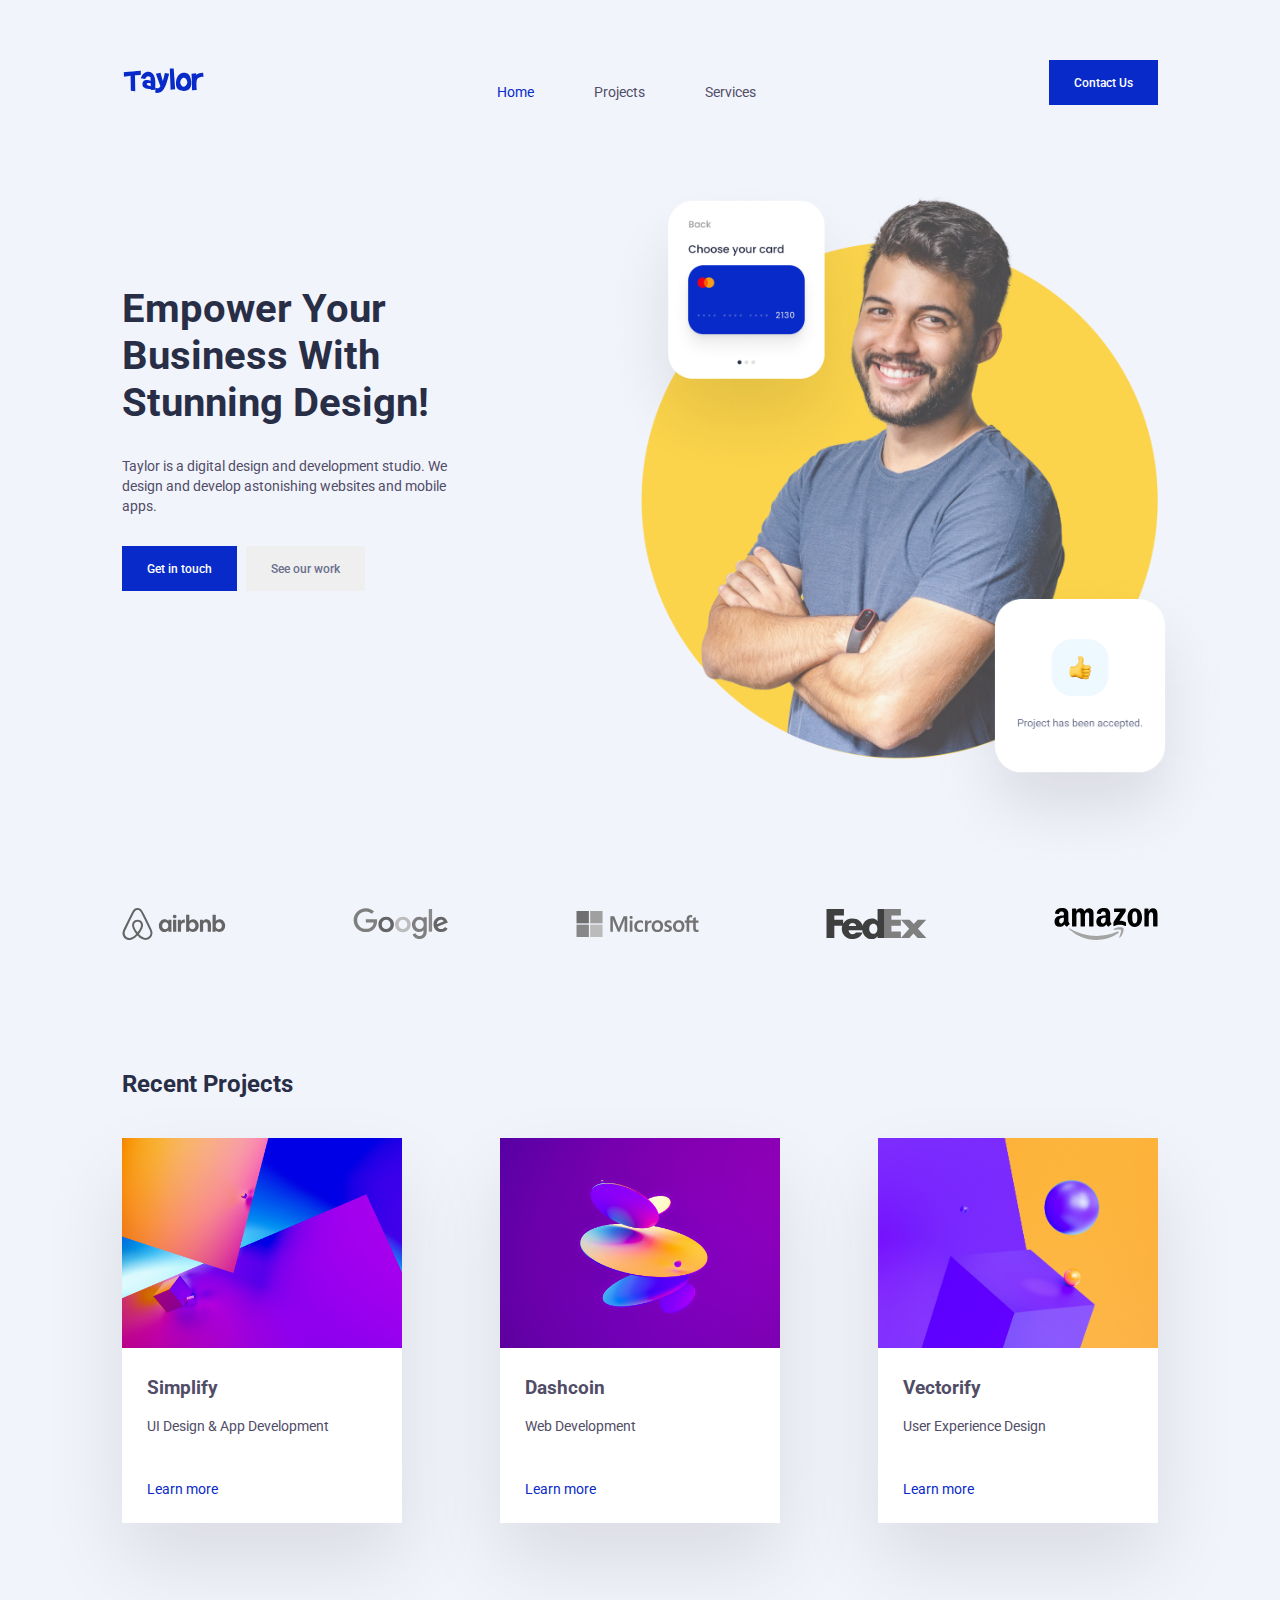
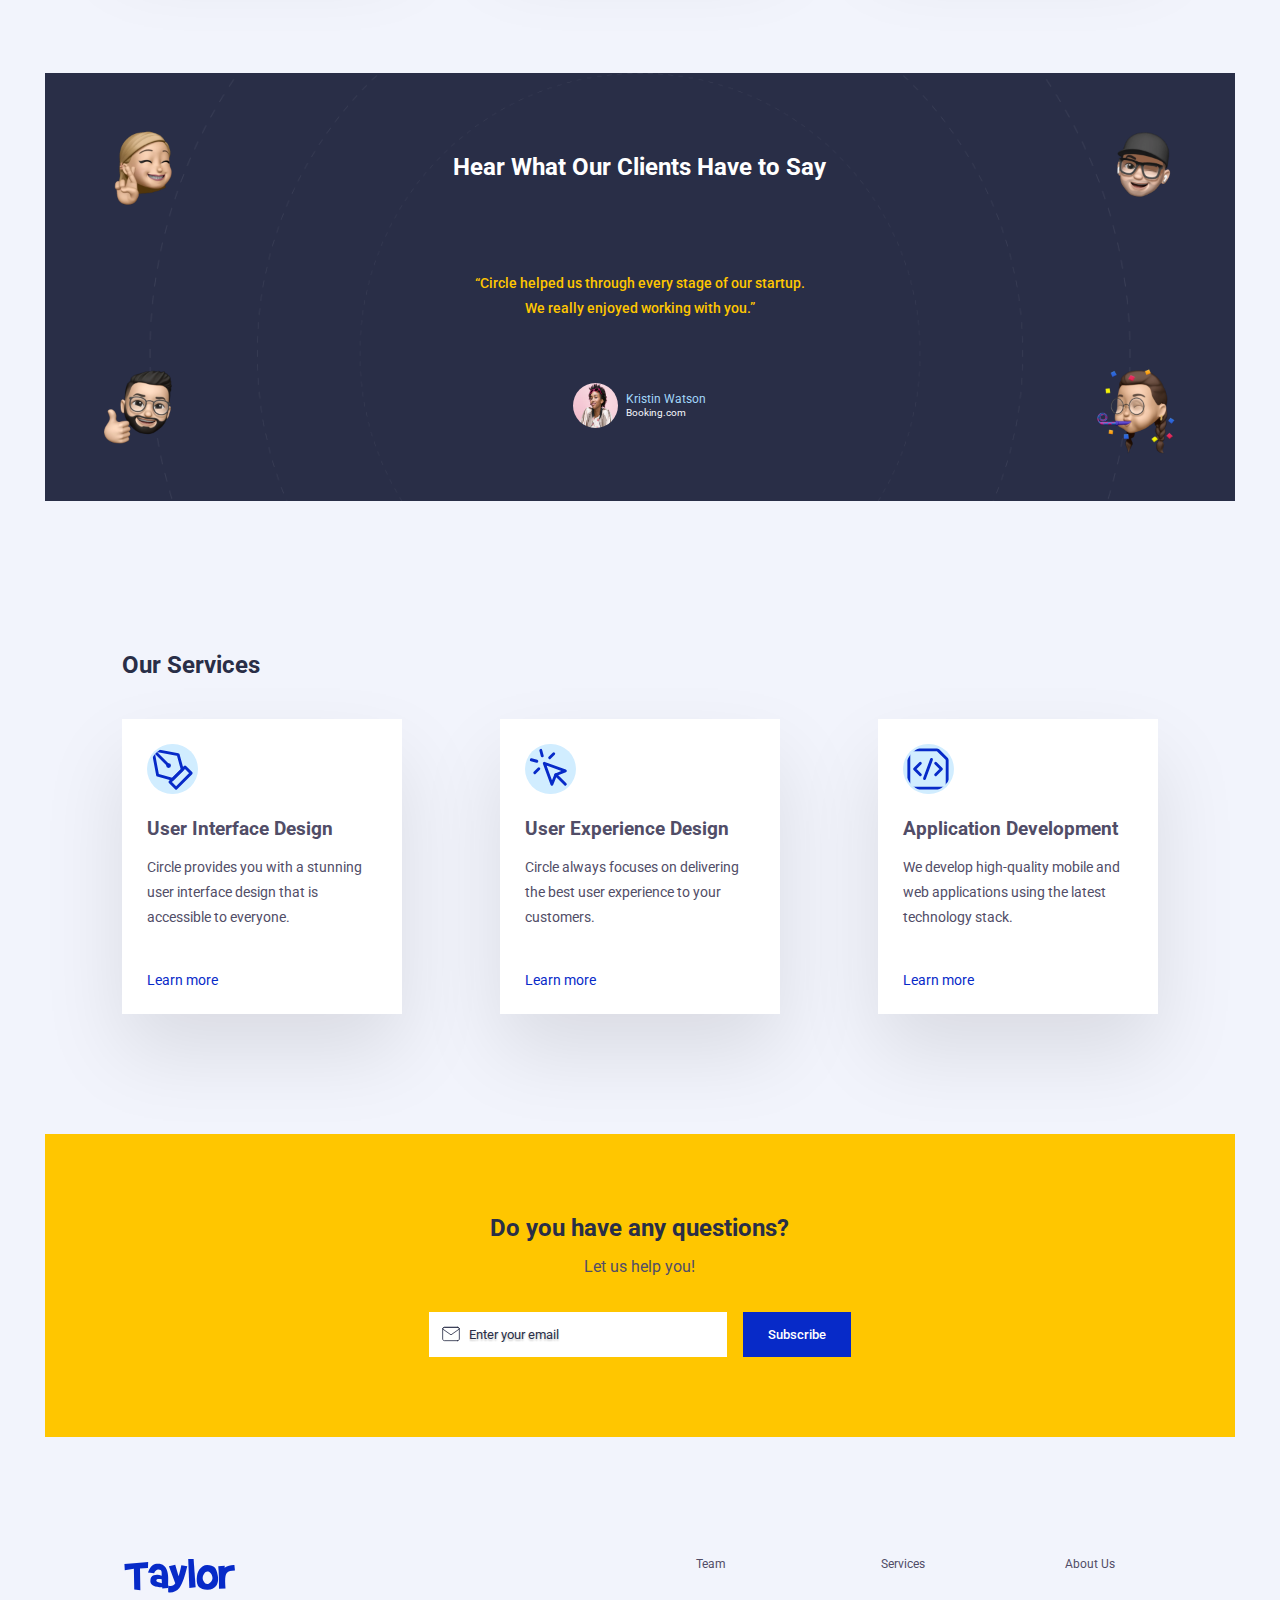
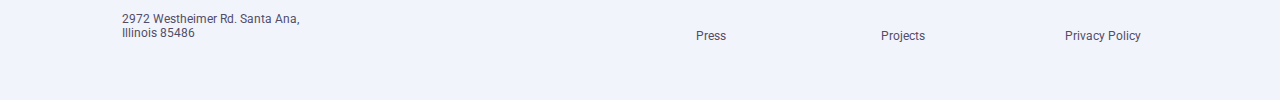
<file: index.html>
<!--
            MARIONA BATALLA TAYLOR
            mariona.batalla.taylor@gmail.com
            IronHack - FrontEnd Bootcamp
            MID TERM PROJECT
            July -August 2022

            Notes for me:
            1 - You’ll also have to create a few interactions with the DOM, 
            using what you’ve learned about JavaScript so far.


-->






<!--
    PREGUNTA: Para hacer las query params se añade script en el mismo fichero html 
    o hay que añadir un fichero solo de JS?

    RESPUESTA: para buenas practicas, el JS va en un fichero aparte, 
    no dentro del HTML. No se si esto responde a tu pregunta...

    PROFE: Eso es Mae, la info del título y del subtítulo, 
    se pasa en la URL a la que quieres acceder cuando haces click 
    en el botón o enlace, que dirige a esa nueva página


-->
<!DOCTYPE html>

<html lang="en">
  <head>
        <meta charset="UTF-8" />
        <meta name="author" content="Taylor"/>
        <meta name="description" content="Web Design and Development by Taylor"/>
        <meta name="keywords"content="web, web design, web development, frontend, taylor"/>
        <meta name="viewport" content="width=device-width, initial-scale=1.0" />
        <meta http-equiv="X-UA-Compatible" content="ie=edge" />
        <title>Taylor Web Design</title>
        <!--general stylesheet-->
        <link rel="stylesheet" type="text/css" href="styles/style.css" />
        <!--styles for index page-->
        <link rel="stylesheet" type="text/css" href="styles/index-style.css" />
        <!--importing the javascript file-->
        <script type="text/javascript" src="js/script.js"></script>

  </head>

  <body>

    <div id="container">

        <nav class="general-margins"> <!--navigation bar-->
            <div id="logo-nav">
                <a href="index.html"><img src="images/logos/taylor.svg" alt="Taylor logo"></a>
                <!--

                    clic en la imagen - window.location.href = el index (CIRCLE)
                
                -->
            </div><!--end of logo nav-->

            <div id="middle-nav">

                <!--to be able to build the hamburger menu for mobile-->
                <input type="checkbox">

                <!--icon for hamburger menu for mobile-->
                <span></span>
                <span></span>
                <span></span>

                <ul>
                    <li><a href="index.html" class="active">Home</a></li>
                    <li><a href="#projects">Projects</a></li><!--anchor-->
                    <li><a href="#services">Services</a></li><!--anchor-->
                </ul>

            </div><!--end of middle nav -->

            <div id="right-nav">
                    <button class="blue-button" id="contact-us-button"><a href="contact.html">Contact Us</a></button>
            </div><!--end of right nav-->

        </nav><!--end of navigation bar-->

        <section id="hero"  class="general-margins">
            <div id="left-hero">
                <h1>Empower Your Business With Stunning Design!</h1>
                <p>Taylor is a digital design and development studio. 
                    We design and develop astonishing websites and mobile apps.</p>
                
                    <button class="blue-button"><a href="contact.html">Get in touch</a></button>
                    <button id="see-work"><a href="#projects">See our work</a></button>
            </div><!--end of left hero-->
            <div id="right-hero">
                <img id="image1" src="images/hero-section/hero-image.png" alt="hero image">
                <img id="image2" class="hero-small-image" src="images/hero-section/card-1.png" alt="hero card">
                <img id="image3" class="hero-small-image" src="images/hero-section/card-2.png" alt="another hero card">
            </div>

        </section><!--end of hero section-->

        <section id="client" class="general-margins">
            <img src="images/logos/airbnb-logo.svg" class="image-client" alt="AirBnB logo">
            <img src="images/logos/google-logo.svg" class="image-client" alt="google logo">
            <img src="images/logos/microsoft-logo.svg" class="image-client" alt="microsoft logo">
            <img src="images/logos/fedex-logo.svg" class="image-client" alt="fedex logo">
            <img src="images/logos/amazon-logo.svg" class="image-client" alt="amazon logo">
        </section><!--end of client section-->

        <section id="projects" class="general-margins">
            <h2>Recent Projects</h2>

            <div class="cards-container">


                <!--

                    Yo lo que os propongo que hagáis es que investiguéis lo que son las queryParams 
                    para poder enviar información en la URL. De esta forma, para añadir esa variedad 
                    y que no salga todo el rato el mismo contenido, enviar por queryParams el titulo 
                    y el subtitulo del proyecto seleccionado y listo

                    Y el cuerpo de la descripción del proyecto lo dejáis siempre el mismo y listo

                    Investigad lo de las Query Params, que mola mucho y no es muy muy complicado

                    Según lo que he visto, si en la URL a la que queréis iros para mostrar la 
                    projectPage.html, al final de la URL ponéis ? y luego ponéis las diferentes 
                    properties como si de un objeto se tratase, separadas por &, loq ue tenéis 
                    que usar para recoger dichos valores en el JS de projectPage, es lo siguiente:

                    var params = new Proxy(new URLSearchParams(window.location.search), {
                    get: (searchParams, prop) => searchParams.get(prop),
                    });

                    De esta forma, si luego accedéis al objeto params con el nombre de la property 
                    que habéis pasado, pues accedéis a su valor.
                    Por ejemplo: supongamos que yo tengo la URL 127.0.0.1:5500/projectPage.html. 
                    Yo lo que quiero es pasarle como queryParams el title y subtitle del proyecto 
                    al que haga click. Por tanto, lo que tengo que hacer es lo siguiente:

                    window.location.href = '/projectPage.html?title=MI título maravilloso&subtitle=Mi subtitulo fantástico'

                    De esta forma, cuando entre a mi página projectPage.html y se ejecute mi código JS 
                    podré obtener las queryParams con lo que os he puesto antes:

                    var params = new Proxy(new URLSearchParams(window.location.search), {
                    get: (searchParams, prop) => searchParams.get(prop),
                    });

                    Y para poder obtener los valores que le he pasado, tendría que hacer:

                    const projectTitle = params.title;
                    const projectSubtitle = params.subtitle;

                    Y por último, meter esos valores en mi HTML para mostrarlos Y LISTO


                -->
                    <div id="project1" class="card">
                        <img src="images/projects-section/1.jpg" alt="project simplify">

                        <div class="text-card">
                            <h3>Simplify</h3>
                            <p>UI Design & App Development</p>
                            <a href="project.html" class="learn-more">Learn more</a>
                        </div><!--end of text-card-->

                    </div><!--end of project 1-->

                    <div id="project2" class="card">
                        <img src="images/projects-section/2.jpg" alt="project dashcoin">

                        <div class="text-card">
                            <h3>Dashcoin</h3>
                            <p>Web Development</p>
                            <a href="project.html" class="learn-more">Learn more</a>
                        </div><!--end of text-card-->

                    </div><!--end of project 2-->
                    
                    <div id="project3" class="card">
                        <img src="images/projects-section/3.jpg" alt="project vectorify">

                        <div class="text-card">
                            <h3>Vectorify</h3>
                            <p>User Experience Design</p>
                            <a href="project.html" class="learn-more">Learn more</a>
                        </div><!--end of text-card-->

                    </div><!--end of project 3-->
           
            </div><!-- enf of cards container-->

        </section><!--end of projects section-->

        <section id="testimonial">
            <h2>Hear What Our Clients Have to Say</h2>
            <blockquote>“Circle helped us through every stage of our startup.<br>We really enjoyed working with you.”</blockquote>
          
            <!--                ASK TEACHERS: un div con display flex (izquierdo, derecho y luego p, o lo q sea para los textos)            -->
            <div id="kristin">
                <img src="images/testimonial-section/profile.png" alt="Kristin Watson's Profile Picture">
                <p><span id="name-kristin">Kristin Watson</span><br><span id="booking-kristin">Booking.com</span></p>
            </div>

            <div id="emojis">
                <img id="emoji1" class="emoji-image" src="images/testimonial-section/memoji-1.png" alt="emoji face">
                <img id="emoji2" class="emoji-image" src="images/testimonial-section/memoji-2.png" alt="emoji face">
                <img id="emoji3" class="emoji-image" src="images/testimonial-section/memoji-3.png" alt="emoji face">
                <img id="emoji4" class="emoji-image" src="images/testimonial-section/memoji-4.png" alt="emoji face">
            </div><!--end of emojis-->
            
        </section><!--end of testimonial section-->

        <section id="services" class="general-margins">
            <h2>Our Services</h2>

            <div class="cards-container">
                    <div id="service1" class="card">
                        <div class="text-card">
                            <img src="images/services-section/icons/1.svg" alt="user interface design">
                            <h3>User Interface Design</h3>
                            <p>Circle provides you with a stunning user interface design that is accessible to everyone.</p>
                            <a href="#" class="learn-more">Learn more</a>
                        </div><!--end of text-card-->

                    </div><!--end of service 1-->

                    <div id="service2" class="card">
                        <div class="text-card">
                            <img src="images/services-section/icons/2.svg" alt="user experience design">
                            <h3>User Experience Design</h3>
                            <p>Circle always focuses on delivering the best user experience to your customers.</p>
                            <a href=#" class="learn-more">Learn more</a>
                        </div><!--end of text-card-->

                    </div><!--end of service 2-->

                    <div id="service3" class="card">
                        <div class="text-card">
                            <img src="images/services-section/icons/3.svg" alt="application development">
                            <h3>Application Development</h3>
                            <p>We develop high-quality mobile and web applications using the latest technology stack.</p>
                            <a href="#" class="learn-more">Learn more</a>
                        </div><!--end of text-card-->

                    </div><!--end of service 3-->
            </div><!--end of cards div-->
           
        </section><!--end of services section-->

        <section id="cta">
            <h2>Do you have any questions?</h2>
            <p>Let us help you!</p>
            <form>
                <input id="cta-mail" type="text" placeholder="Enter your email">
                <!-- HELP!! icon as a placeholder-->
                <button class="blue-button">Subscribe</button>
            </form>
          
        </section><!--end of CTA section-->

        <footer  class="general-margins">
            <div id="left-footer" class="general-margins">
                <a href="index.html"><img src="images/logos/taylor.svg" alt="Taylor logo"></a>
                <address>2972 Westheimer Rd. Santa Ana,<br>Illinois 85486 </address>
            </div><!--end of left footer-->
            <div id="right-footer">
                <!--grid distribution-->
                <a href="#">Team</a>
                <a href="#">Services</a>
                <a href="#">About Us</a>
                <a href="#">Press</a>
                <a href="#">Projects</a>
                <a href="#">Privacy Policy</a>
            </div><!--end of right footer-->

        </footer>

    </div> <!--end of container-->
     
      <!--BONUS: adding animations to different sections, like the “recent projects” cards.-->

  </body>
</html>
</file>
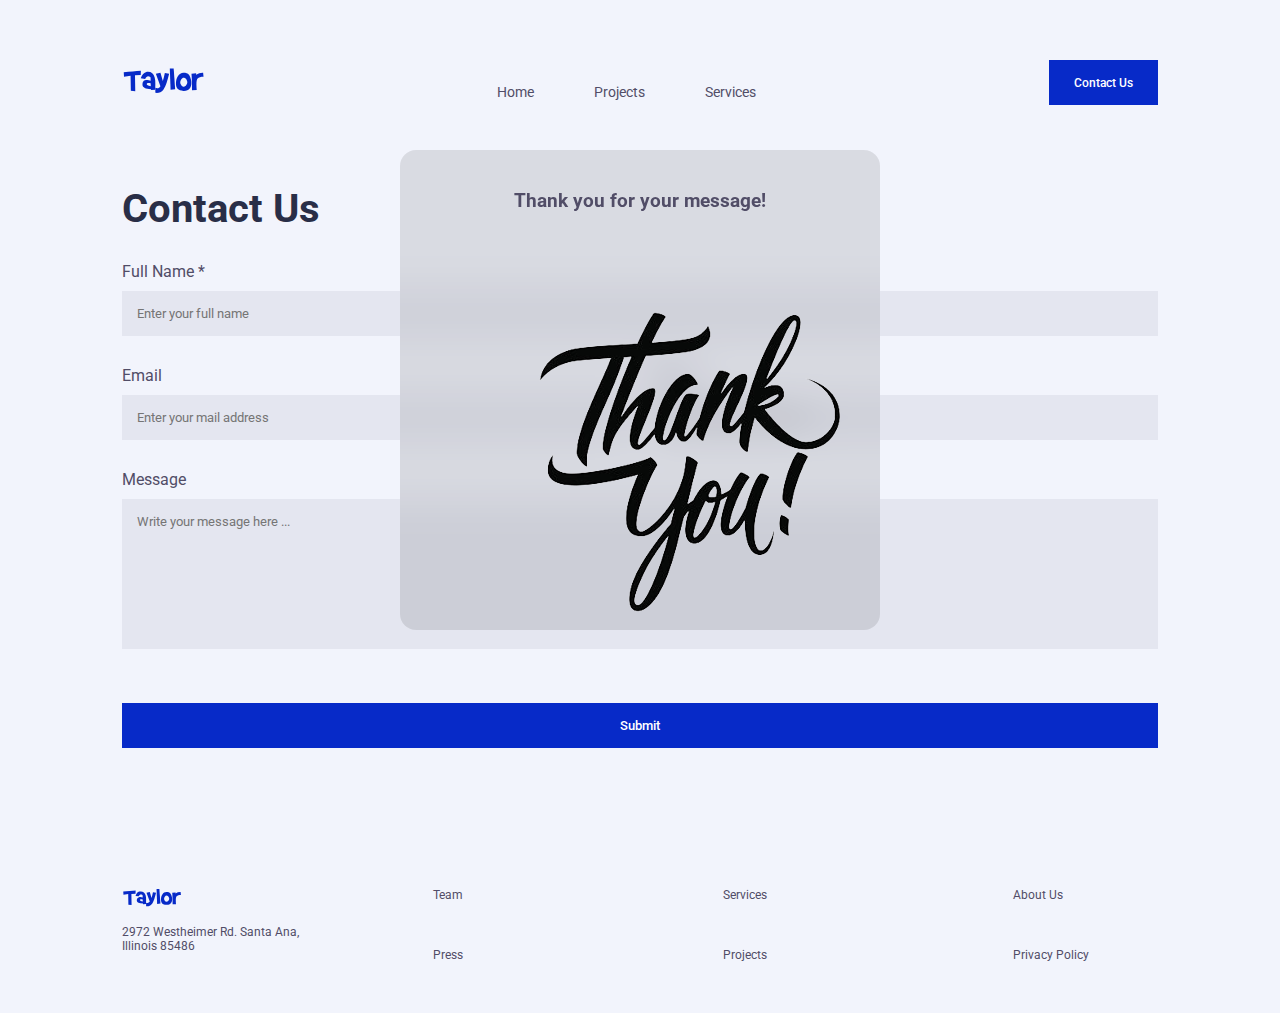
<file: contact.html>
<!--
    MARIONA BATALLA TAYLOR
    mariona.batalla.taylor@gmail.com
    IronHack - FrontEnd Bootcamp
    MID TERM PROJECT
    July -August 2022

    Notes for me:
    1 - You’ll also have to create a few interactions with the DOM, 
    using what you’ve learned about JavaScript so far.

-->

<!DOCTYPE html>

<html lang="en">
<head>
<meta charset="UTF-8" />
<meta name="author" content="Taylor"/>
<meta name="description" content="Contact Taylor for a Project of Web Design and Development"/>
<meta name="keywords"content="web, web design, web development, frontend, taylor, project, contact"/>
<meta name="viewport" content="width=device-width, initial-scale=1.0" />
<meta http-equiv="X-UA-Compatible" content="ie=edge" />
<title>Contact | Taylor Web Design</title>
<!--general stylesheet-->
<link rel="stylesheet" type="text/css" href="styles/style.css" />
<!--styles for contact page-->
<link rel="stylesheet" type="text/css" href="styles/contact-style.css" />
<!--importing the javascript file-->
<script type="text/javascript" src="js/script.js"></script>
</head>

<body>
   <!-- making all the fields in the contact form required before being able to submit it.-->

   <div id="container">
        <nav  class="general-margins"> <!--navigation bar-->
            <div id="logo-nav">
                <a href="index.html"><img src="images/logos/taylor.svg" alt="Taylor logo"></a>
                <!--

                    clic en la imagen - window.location.href = el index (CIRCLE)
                
                -->
            </div><!--end of logo nav-->

            <div id="middle-nav">

                <!--to be able to build the hamburger menu for mobile-->
                <input type="checkbox">

                <!--icon for hamburger menu for mobile-->
                <span></span>
                <span></span>
                <span></span>
                
                <ul>
                    <li><a href="index.html">Home</a></li>
                        <li><a href="index.html#projects">Projects</a></li><!--anchor to index-->
                        <li><a href="index.html#services">Services</a></li><!--anchor to index-->
                </ul>

            </div><!--end of middle nav -->

            <div id="right-nav">
                <button class="blue-button"><a href="contact.html">Contact Us</a></button>
            </div><!--end of right nav-->

        </nav><!--end of navigation bar-->

        <section id="contact-us" class="general-margins">
            <h1>Contact Us</h1>

            <form action="" method="post">
                <label for="name">Full Name *</label><br>
                <input type="text" name="name" id="name" required placeholder="Enter your full name" class="label-100"><br>

                <div id="mail-phone">
                    <div id="contact-mail">
                        <label for="mail">Email</label><br>
                        <input type="email" name="mail" id="mail" required placeholder="Enter your mail address"><br>
                    </div>

                    <div id="contact-phone">
                        <label for="mail">Phone</label><br>
                        <input type="tel" name="phone" id="phone" required placeholder="Enter your phone number"><br>
                    </div>
                </div><!--end of mail-phone-->

                <label for="message">Message</label><br>
                <textarea id="message" name="message" class="label-100" placeholder="Write your message here ..." required></textarea><br>

                <button id="submit-form" class="blue-button">Submit</button>

            </form>

        </section>

        <section id="modal-contact">
            <h3>Thank you for your message!</h3>
            <img src="../images/contact-section/thankyou.png" alt="thank you">
        </section>

        <footer  class="general-margins">
            <div id="left-footer">
                <a href="index.html"><img src="images/logos/taylor.svg" alt="Taylor logo"></a>
                <address>2972 Westheimer Rd. Santa Ana,<br>Illinois 85486 </address>
            </div><!--end of left footer-->
            <div id="right-footer">
                <!--grid distribution-->
                <a href="#">Team</a>
                <a href="#">Services</a>
                <a href="#">About Us</a>
                <a href="#">Press</a>
                <a href="#">Projects</a>
                <a href="#">Privacy Policy</a>
            </div><!--end of right footer-->

        </footer>
            
    </div><!--end of container-->

</body>
</html>
</file>
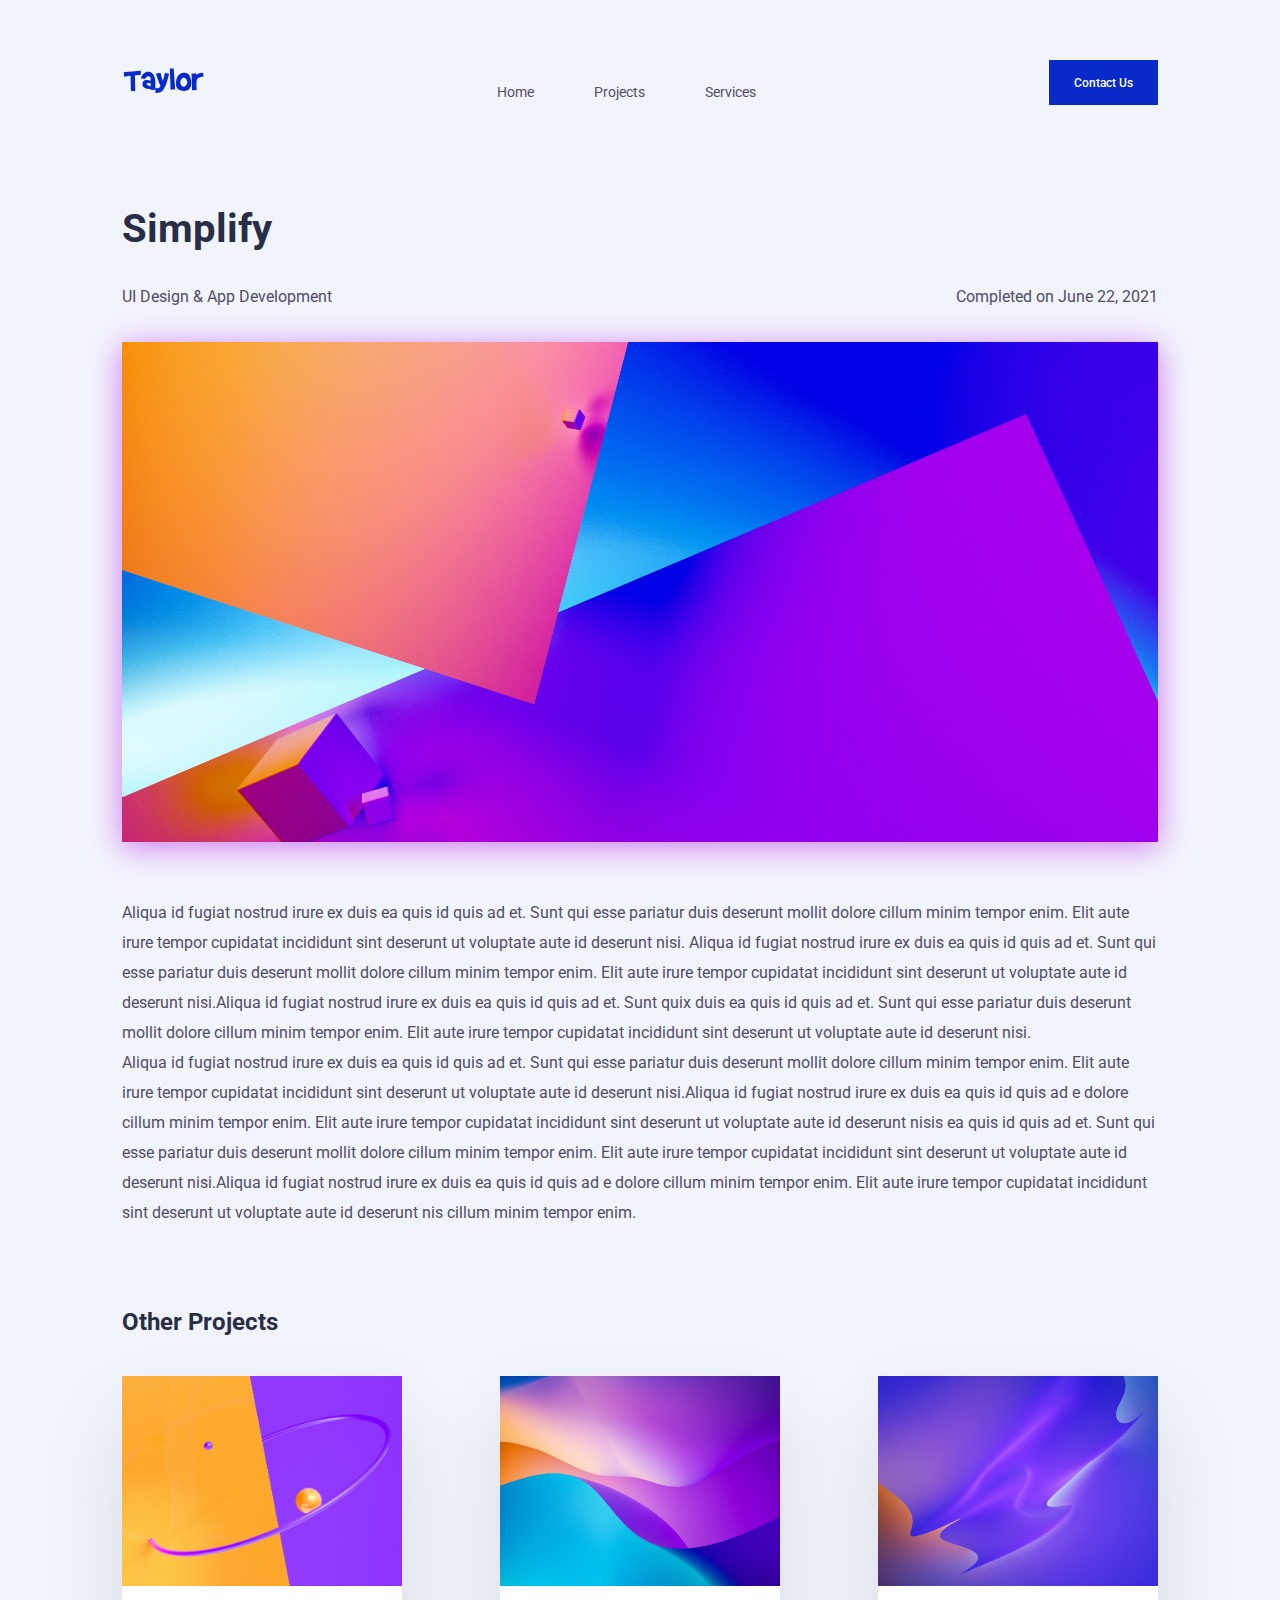
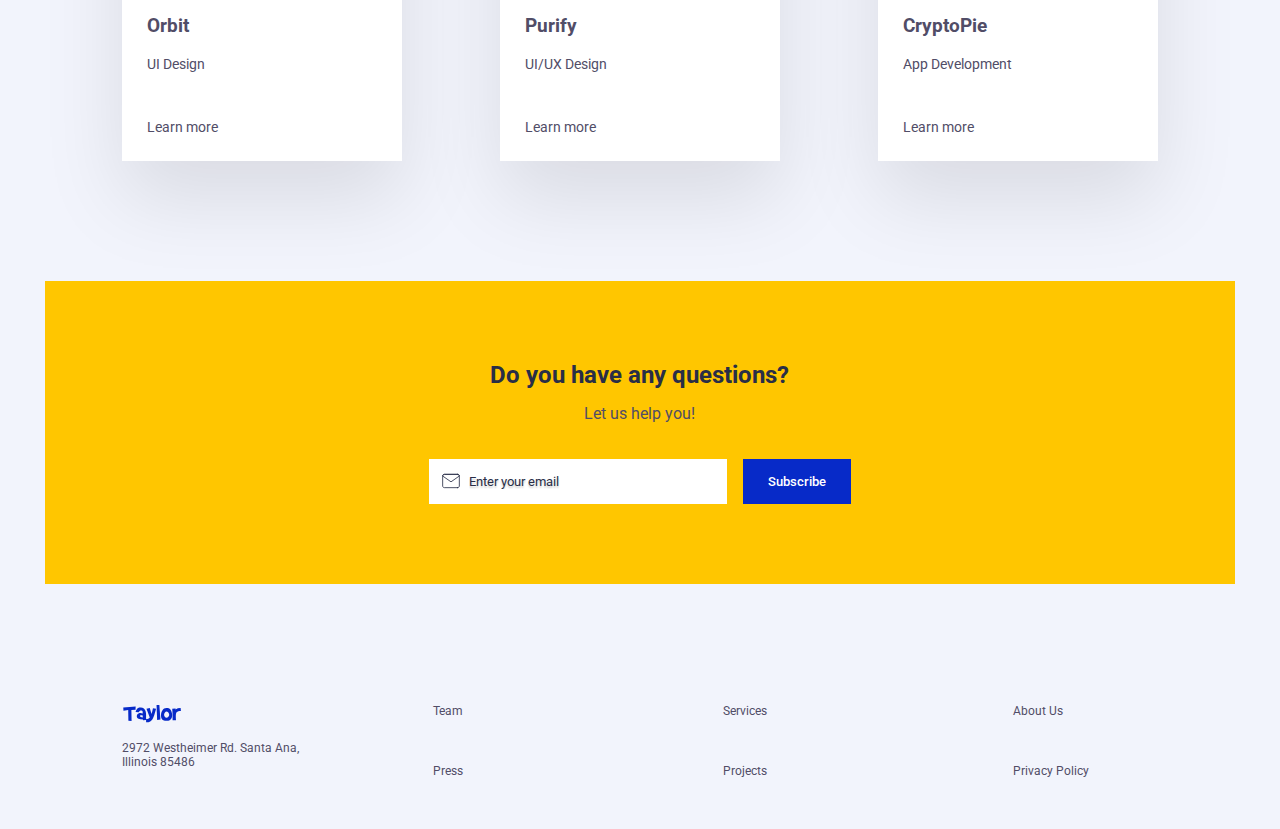
<file: project.html>
<!--
            MARIONA BATALLA TAYLOR
            mariona.batalla.taylor@gmail.com
            IronHack - FrontEnd Bootcamp
            MID TERM PROJECT
            July -August 2022

            Notes for me:
            1 - You’ll also have to create a few interactions with the DOM, 
            using what you’ve learned about JavaScript so far.


-->

<!DOCTYPE html>

<html lang="en">
  <head>
        <meta charset="UTF-8" />
        <meta name="author" content="Taylor"/>
        <meta name="description" content="Project of Web Design and Development by Taylor"/>
        <meta name="keywords"content="web, web design, web development, frontend, taylor, project"/>
        <meta name="viewport" content="width=device-width, initial-scale=1.0" />
        <meta http-equiv="X-UA-Compatible" content="ie=edge" />
        <title>Project | Taylor Web Design</title>
        <!--general stylesheet-->
        <link rel="stylesheet" type="text/css" href="styles/style.css" />
        <!--styles for project page-->
        <link rel="stylesheet" type="text/css" href="styles/project-style.css" />
        <!--importing the javascript file-->
        <script type="text/javascript" src="js/script.js"></script>
  </head>

  <body>

        <div id="container">
            <nav  class="general-margins"> <!--navigation bar-->
                <div id="logo-nav">
                    <a href="index.html"><img src="images/logos/taylor.svg" alt="Taylor logo"></a>
                    <!--
    
                        clic en la imagen - window.location.href = el index (CIRCLE)
                    
                    -->
                </div><!--end of logo nav-->
    
                <div id="middle-nav">

                    <!--to be able to build the hamburger menu for mobile-->
                    <input type="checkbox">

                    <!--icon for hamburger menu for mobile-->
                    <span></span>
                    <span></span>
                    <span></span>
                    
                    <ul>
                        <li><a href="index.html">Home</a></li>
                        <li><a href="index.html#projects">Projects</a></li><!--anchor to index-->
                        <li><a href="index.html#services">Services</a></li><!--anchor to index-->
                    </ul>
    
                </div><!--end of middle nav -->
    
                <div id="right-nav">
                    <button class="blue-button"><a href="contact.html">Contact Us</a></button>
                </div><!--end of right nav-->
    
            </nav><!--end of navigation bar-->


            <section id="main-project" class="general-margins">
                <h1 id="title-project-page">Simplify</h1>
                <!-- ASK TEACHERS!!-->
                <div id="subtitle-date">
                    <p id="subtitle">UI Design & App Development</p>
                    <p id="date-completed">Completed on June 22, 2021</p>
                </div><!--end of subtitle date-->
                
                <img src="images/projects-section/1.jpg" alt="project simplify">

                <p class="text-project">Aliqua id fugiat nostrud irure ex duis ea quis id quis ad et. 
                    Sunt qui esse pariatur duis deserunt mollit dolore cillum minim 
                    tempor enim. Elit aute irure tempor cupidatat incididunt sint 
                    deserunt ut voluptate aute id deserunt nisi. Aliqua id fugiat 
                    nostrud irure ex duis ea quis id quis ad et. Sunt qui esse pariatur 
                    duis deserunt mollit dolore cillum minim tempor enim. 
                    Elit aute irure tempor cupidatat incididunt sint deserunt ut 
                    voluptate aute id deserunt nisi.Aliqua id fugiat nostrud irure 
                    ex duis ea quis id quis ad et. Sunt quix duis ea quis id quis ad et. 
                    Sunt qui esse pariatur duis deserunt mollit dolore cillum minim tempor enim. 
                    Elit aute irure tempor cupidatat incididunt sint deserunt ut voluptate aute 
                    id deserunt nisi.</p>

                <p class="text-project">Aliqua id fugiat nostrud irure ex duis ea quis id quis ad et. 
                    Sunt qui esse pariatur duis deserunt mollit dolore cillum minim tempor enim. 
                    Elit aute irure tempor cupidatat incididunt sint deserunt ut voluptate aute 
                    id deserunt nisi.Aliqua id fugiat nostrud irure ex duis ea quis id quis 
                    ad e dolore cillum minim tempor enim. Elit aute irure tempor cupidatat 
                    incididunt sint deserunt ut voluptate aute id deserunt nisis ea quis id 
                    quis ad et. Sunt qui esse pariatur duis deserunt mollit dolore cillum 
                    minim tempor enim. Elit aute irure tempor cupidatat incididunt sint 
                    deserunt ut voluptate aute id deserunt nisi.Aliqua id fugiat nostrud 
                    irure ex duis ea quis id quis ad e dolore cillum minim tempor enim. 
                    Elit aute irure tempor cupidatat incididunt sint deserunt ut voluptate 
                    aute id deserunt nis cillum minim tempor enim.</p>

            </section><!--end of main project-->

            <section id="other-projects" class="general-margins">
                <h2>Other Projects</h2>

                <div class="cards-container">
                    <div id="project4" class="card">
                        <img src="images/projects-section/4.jpg" alt="project orbit">
                        <div class="text-card">
                            <h3>Orbit</h3>
                            <p>UI Design</p>
                            <a href="" class="learn-more" onclick="changeHeading()">Learn more</a>
                        </div><!--end of text-card-->

                    </div><!--end of project 1-->

                    <div id="project5" class="card">
                        <img src="images/projects-section/5.jpg" alt="project purify">
                        <div class="text-card">
                            <h3>Purify</h3>
                            <p>UI/UX Design</p>
                            <a href="" class="learn-more">Learn more</a>
                        </div><!--end of text-card-->

                    </div><!--end of project 2-->
                    
                    <div id="project6" class="card">
                        <img src="images/projects-section/6.jpg" alt="project cryptopie">
                        <div class="text-card">   
                            <h3>CryptoPie</h3>
                            <p>App Development</p>
                            <a href="" class="learn-more">Learn more</a>
                        </div><!--end of text-card-->

                    </div><!--end of project 3-->
                </div><!--end of cards-container-->

            </section><!--end of other projects-->

            <section id="cta" class="short-margins">
                <h2>Do you have any questions?</h2>
                <p>Let us help you!</p>
                <form>
                    <input id="cta-mail" type="text" placeholder="Enter your email">
                    <!-- HELP!! icon as a placeholder-->
                    <button class="blue-button">Subscribe</button>
                </form>
              
            </section><!--end of CTA section-->

            <footer  class="general-margins">
                <div id="left-footer">
                <a href="index.html"><img src="images/logos/taylor.svg" alt="Taylor logo"></a>
                    <address>2972 Westheimer Rd. Santa Ana,<br>Illinois 85486 </address>
                </div><!--end of left footer-->
                <div id="right-footer">
                    <!--grid distribution-->
                    <a href="#">Team</a>
                    <a href="#">Services</a>
                    <a href="#">About Us</a>
                    <a href="#">Press</a>
                    <a href="#">Projects</a>
                    <a href="#">Privacy Policy</a>
                </div><!--end of right footer-->
    
            </footer>

        </div><!--end of container-->
  </body>
</html>
</file>
<file: styles/style.css>
/*

            MARIONA BATALLA TAYLOR
            mariona.batalla.taylor@gmail.com
            IronHack - FrontEnd Bootcamp
            MID TERM PROJECT
            July -August 2022


            Colors:
            -------

            BLUES: #072AC8      #43D2FF     #A2D6F9     #D1EDFF
            GRAYS: #292E47      #6B708D     #F2F4FC     #ECF7FF
            YELLOW: #FFC600 

*/

/****************               GENERAL STYLES                 ****************/

/*  we first import the font    */
@import url('https://fonts.googleapis.com/css?family=Roboto+Condensed:700|Roboto:100,300,700');


* /* all elements*/
{
    /* we initially define by default margin and padding as 0*/
    padding: 0;
    margin: 0;
    font-family: "Roboto";
}

body
{
    background-color: #F2F4FC;
    color:#514D67;
    margin-top:60px;
    margin-bottom:60px;
    font-weight:400;
    size:18px;
    width:93%;
    margin-right:auto;
    margin-left:auto;
}


h1, h2
{
    color: #292E47;
}

h1
{
    font-weight: 700;
    font-size: 40px;
    margin-bottom:30px;

}

h2
{
    margin-bottom: 40px;
}

p
{
    line-height: 30px;
}

a /* all links in the document*/
{
    text-decoration: none;
}

input[type=text], input[type="email"],input[type="tel"]
{
    box-sizing: border-box; /*so the width contains the padding*/
    height:45px;
    padding:1%;
    border:none;
}

a:visited 
{
    color:inherit; /* so that color doesn't change when a link is already visited*/
}

.general-margins
{
    width:87%;
    margin-right:auto;
    margin-left:auto;
}


/****************               NAV BAR                 ****************/
nav
{
    display:flex;
    flex-direction:row; /* from left to right */
    flex-wrap:nowrap; /* to fit it all in the same line */
    justify-content:space-between; /* same space leftitem-leftmargin and rightitem-rightmargin */
    align-items:center;
}



input[type='checkbox'] /* the hidden checkbox */
{
        opacity:0;   
}

#logo-nav
{
    width: 8%;
}

ul 
{

	list-style-type: none; /*remove the markers */
	margin: 0;
	padding: 0;
	overflow: hidden;
}

li  /************************************************* MAKE FLEX*/
{
	float: left;
}

li a /* links inside the list */ 
{
    margin:0px 30px;
	text-align: center;
	display: block; /* so it behaves like a block*/
	color:#514D67;
    font-size:14px;
}

li a:hover 
{
	color:#072AC8;
}

a.active 
{
	color:#072AC8;
}

#services a, #projects a
{
    color:#072AC8;
}

button
{
    padding:15px 25px;
    border:none;
    text-align:center;
}

button a
{
    text-decoration:none;
    color:white;
    font-size: 12px;
}

.blue-button
{
    background-color:#072AC8;
    color:white;
    font-weight: 500;
}

button:hover
{
    background-color:#FFC600;
    color:black;
}

#cta button:hover
{
    background-color:#292E47;
    color:white;
}

/*************************   CARDS  (projects and services sections) ********************************/
.cards-container
{
    display:flex;
    flex-direction: row;
    justify-content:space-between;
}

.card
{
    width:27%;
    background-color:white;
    box-shadow: 0px 38.7755px 77.551px rgba(0, 0, 0, 0.1);
}

.card:hover 
{  

    margin-top: 10px;
    cursor: pointer;
    box-shadow: 0px 12px 30px 0px rgba(0, 0, 0, 0.2);
    transition: all 800ms cubic-bezier(0.19, 1, 0.22, 1);
  }

.card img
{
    width:100%;
    height:210px;
    object-fit:cover;
}

.text-card
{
    padding:25px;

}
.text-card p, .text-card a
{
    font-size:14px;
}

.text-card p
{
    margin-bottom:40px;
    line-height:25px;
}

.text-card img
{
    margin-bottom: 20px;
}

.text-card h3
{
    margin-bottom: 15px;
}

/*************************   EOCARDS ********************************/

/****************               CTA SECTION                 ****************/
#cta
{
    background-color: #FFC600;
    text-align:center;
    margin-bottom: 120px;
    padding-bottom:80px;
    padding-top:80px;
}

#cta h2
{
    margin-bottom: 10px;
}
#cta form
{
    margin-top:30px;
}

#cta ::placeholder
{  
    color: #292E47;
    text-shadow: 0px 2px 2px rgba(0,0,0,0.2);
    
}
#cta input[type=text]
{
    width:25%;
    padding-left:40px;
}
#cta-mail
{
    background-image: url('../images/newsletter/icon/mail.svg');
    background-repeat: no-repeat;
    background-position:12px 12px;
    background-size: 20px;
}

#cta button 
{
    margin-left:1%;
}


/****************               FOOTER                 ****************/
footer
{
    display:flex;
    flex-direction:row;
    justify-content:space-between;
    font-size:12px;
}

#left-footer img
{
    width:20%;
    margin-bottom: 15px; 
}

#right-footer
{
    width:70%;
    display:grid;
    grid-template-columns: 1fr 1fr 1fr; 
    grid-template-rows: 1fr 1fr 1fr; 
    gap: 70% 20%;
}

#right-footer a
{
    color: #514D67;
}

#right-footer a:hover
{
    color:#072AC8;
}

address
{
    font-style:normal;
}

#container
{
    position: relative;
}

/************************************************************************************************************************ 
                                            MEDIA QUERIES 
*************************************************************************************************************************/

/* Small devices (landscape phones, 576px and above till next break point)*/
/* MOBILE */
@media (max-width:767px) 
{ 
    
   body
   {
        width:100%;
        margin:0;
        padding:0;
   }

   h1
   {
        margin-bottom:5%;
   }

   .general-margins
   {
    width:100%;
    margin-left:0;
    margin-right:0;
   }

    /****************               NAV BAR                 ****************/

    #logo-nav
    {
        width: 12%;
        padding-left: 25px;
        padding-top:10px;
        z-index:12;
    }



    #middle-nav
    {
        display:block;
        position:absolute;
        width:100%;
        left:0;
        top: -75px;
        padding-top:60px;
        z-index:5;
        -webkit-user-select:none;/*user can't select for chrome and firefox*/
        user-select:none;/*user can't select*/
    }


    ul 
    { 
        margin: 0;
        margin-top:-15px;
        padding: 0;
        overflow: hidden;
        list-style-type: none; /*remove the markers */
        transform-origin: y-axis;
        transform: translate(0, -100%);
        transition: transform 0.5s cubic-bezier(0.77,0.2,0.05,1.0);
        background-color:#072AC8;
    }
    
    /*we slide the menu from the top*/
    #middle-nav input:checked ~ ul
    {
        transform: none;
    }

    li {
        float: none;
        color:white;
    }
    
    li a /* links inside the list */ 
    {
        margin:10% 0%;
        padding-left:10%;
        text-align: left;
        display: block; /* so it behaves like a block*/
        color:white;
        font-size:14px;
        transition:color 0.3s ease;
    }

    li a:hover 
    {
        color:yellow;
    }
    
    #middle-nav input /* the hidden checkbox */
    {
        display:block;
        width:40px;
        height:32px;
        position:absolute;
        top: 90px;
        left:195px;
        cursor:pointer;
        opacity:0;/*we hide it*/
        z-index:7;/*we place it over the hamburger*/
        -webkit-touch-callout:none; /*so that it doesn't show the info of a link when holding*/
    }

            /****************************** the hamburger *****************************/
            #middle-nav span
            {
                display:block;
                width:33px;
                height:4px;
                margin-bottom:5px;
                position:relative;

                top:35px; /***tHIS****/
                left:200px;
                background-color:#6B708D;
                border-radius:3px;

                z-index:3;
                
                transform-origin: 4px 0px;

                transition: transform 0.5s cubic-bezier(0.77,0.2,0.05,1.0),
                            background 0.5s cubic-bezier(0.77,0.2,0.05,1.0),
                            opacity 0.55s ease;

            }

            #middle-nav span:first-child
            {
                transform-origin: 0% 0%;
            }

            #middle-nav span:nth-last-child(2)
            {
                transform-origin: 0% 100%;
            }

            /*transform the 3 slices of the hamburger into a crossmark*/
            #middle-nav input:checked ~ span
            {
                opacity:1;
                transform: rotate(45deg) translate(-2px, -1px);
                background-color:#6B708D;
            }

            /*we hide the middle one*/
            #middle-nav input:checked ~ span:nth-last-child(3)
            {
                opacity:0;
                transform:rotate(0deg) scale(0.2, 0.2);
            }

            /*the last one is going the other direction*/
            #middle-nav input:checked ~ span:nth-last-child(2)
            {

                transform:rotate(-45deg) translate(0,-1px);
            }

            /*************************** end of the hamburger *****************************/
    
    #right-nav
    {
        z-index:10;
    }
    a.active 
    {
        color:white;
    }

    .card:hover 
    { 
        margin-top: 0px;
        cursor:default;
        box-shadow:none;
        transition:none;
    }

    #cta
    {
        margin-bottom: 5%;
        padding-bottom:8%;
        padding-top:8%;
        width:100%;
    }

    #cta input[type=text]
    {
        width:80%;
        padding-left:40px;
        margin-bottom:30px;
    }

    footer
    {
        display:flex;
        flex-direction:column-reverse;
        align-items:center;
        font-size:12px;
    }

    #left-footer img
    {
        width:25%;
        margin-bottom: 3%;
        margin-top: 3%;
    }

    #left-footer /*bottom position: reverse display in phone*/
    {
        margin-bottom:0;
        text-align:center;
    }

    #right-footer /*top position: reverse display in phone*/
    {
 
        display:grid;
        grid-template-columns: 1fr 1fr 1fr; 
        grid-template-rows: 1fr 1fr 1fr; 
        gap: 15px 0px; 
        padding-left:8%;
    }

    #right-footer a:hover
    {
        color:#514D67;
    }
   
    
}

/* Medium devices (tablets, 768px and above till next break point)*/
/* TABLET */
@media (min-width: 768px) and (max-width: 1024px)/* TABLET */

{ 


    footer
    {
        align-items:center;
    }


    #right-footer
    {
        width:100%;
        display:grid;
        grid-template-columns: 1fr 1fr 1fr; 
        grid-template-rows: 1fr 1fr 1fr; 
        gap: 70% 10%;
        margin-top:0px;
    }

}
</file>
<file: styles/index-style.css>
/*

            MARIONA BATALLA TAYLOR
            mariona.batalla.taylor@gmail.com
            IronHack - FrontEnd Bootcamp
            MID TERM PROJECT
            July -August 2022


            Colors:
            -------

            BLUES: #072AC8      #43D2FF     #A2D6F9     #D1EDFF
            GRAYS: #292E47      #6B708D     #F2F4FC     #ECF7FF
            YELLOW: #FFC600 

*/

/************************ INDEX.HTML************************/


/****************               HERO SECTION                 ****************/
#hero
{
    display:flex;
    flex-direction:row;
    flex-wrap:nowrap; 
    justify-content:space-between; 
    margin-top:80px;
    margin-bottom: 100px;
}

#left-hero
{
    padding-top:100px;
    width: 33%;

}

#left-hero p
{
    margin-bottom:30px;
    font-size:14px;
    line-height: 20px;
}

#see-work
{
    margin-left:1.4%;
}

#see-work a
{
    color:#6B708D;
    font-weight: 500;
}


#right-hero
{
    position:relative;
    top:0;
    left:0;
    width:50%;
}

#image1
{
    width:100%;
    height:auto;
    position:relative; /*the background image as relative position*/
    top:0;
    left:0;
    opacity: 0.7;
}


#image2
{
    position:absolute;
    left:-9.5%;
    top:-4%;
    width:60%;
    height:auto;
}

#image3
{
    position:absolute;
    left:55%;
    top:65%;
    width:60%;
    height:auto;
}



/****************               CLIENT SECTION                 ****************/
#client
{
    display:flex;
    flex-direction: row;
    justify-content: space-between;
    margin-top:140px;
    margin-bottom:130px;
}

.image-client
{
    filter:grayscale();
}

.image-client:hover
{
    filter:none;
    transform: scale(1.5);
    transition: 0.1s linear;
}

/****************               PROJECTS SECTION                 ****************/
#projects
{
    margin-bottom: 150px;
}
   

/****************               TESTIMONIAL SECTION                 ****************/
#testimonial
{  
    text-align:center;
    background-image:url("../images/testimonial-section/orbit.png");
    background-position:0 0;
    background-repeat:no-repeat;
    background-size:cover;
    background-color:#292E47;
    position:relative;
    top:0;
    left:0;
}

#testimonial h2
{
    color:white;
    padding-top:80px;
    font-weight: 700;
    padding-bottom:50px;
}

blockquote
{
    color: #FFC600;
    line-height: 25px;
    font-size:14px;
    font-weight:500;
}

.emoji-image
{
    width:100px;
    height:100px;
}

#emoji1
{
    position:absolute;
    top:45px;
    left:45px;
}

#emoji2
{
    position:absolute;
    top:45px;
    right:45px;
}

#emoji3
{
    position:absolute;
    bottom:45px;
    left:45px;
}


#emoji4
{
    position:absolute;
    bottom:45px;
    right:45px;
}

#kristin
{
    display:flex;
    flex-direction:row;
    justify-content: center;
    align-items:center;
    margin-top:60px;
    padding-bottom:70px;
    height:50px;
}

#kristin img
{
    width:45px;
    height:45px;
    border-radius:50%;
    margin-right:8px;
}

#kristin p
{
    line-height:12px;
    text-align:left;
}

#name-kristin
{
    color:#A2D6F9;
    font-size: 12px;
    font-weight:400;
}

#booking-kristin
{
    color:#F4F6FC;
    font-size:10px;
    font-weight: 400;
}

/****************               SERVICES SECTION                 ****************/

#services
{
    margin-top:150px;
    margin-bottom:120px;
}

#services img
{
    width:20%;
    height:auto;
    background-color:#D1EDFF;
    padding:1%;
    border-radius:50%;
}




/************************************************************************************************************************ 
                                            MEDIA QUERIES 
*************************************************************************************************************************/


/* Small devices (landscape phones, 576px and above till next break point)*/
/* MOBILE*/
@media (max-width:767px) 
{ 
    
    h2
    {
        text-align: center;
        margin-top:80px;
    }

    #hero
    {
        width:100%;
        display:flex;
        flex-direction:row-reverse; /* from right to left */
        flex-wrap:wrap-reverse; /* to fit it all in the necessary lines */
        margin-top:5%;
        margin-bottom: 10%;
    }

    #left-hero
    {
        padding-top:10%;
        width:100%;
        text-align:center;
    }

    #right-hero
    {
        width:100%;
        padding-left:7%;
        text-align:center;
    }

    #image1
    {
        width:50%;
        height:auto;
        position:relative; /*the background image as relative position*/
        top:0;
        left:0;
        opacity: 0.7;        
    }


    #image2
    {
        position:absolute;
        left:23%;
        top:0;
        width:30%;
        height:auto;
    }

    #image3
    {
        position:absolute;
        right:13%;
        bottom:-20%;
        width:30%;
        height:auto;
    }


    #client
    {
        justify-content: space-evenly;
        flex-wrap:wrap;
        align-items:center;
        margin-top:0;
        margin-bottom:0;

    }


    .image-client
    {
        width: 20%;
        margin:5%;
    }

    .image-client:hover
    {
        filter:grayscale();
        transform:none;
        transition:none;
    }
 

            /*************************   CARDS  (projects and services sections) ********************************/
            .cards-container
            {
                display:flex;
                flex-direction: row;
                flex-wrap:wrap;
                row-gap:15px;
                justify-content:space-between;
            }
    
            .card
            {
                width:100%;
                text-align: center;
            }
    
            .card img
            {
                width:100%;
            }
    
            /*************************   EOCARDS ********************************/

    #services
    {
        margin-top:-7%;
        margin-bottom:5%;
    }   
   

    .emoji-image
    {
        width:10%;
        height:auto;
    }

    #emoji1
    {
        position:absolute;
        top:5%;
        left:2%;
    }

    #emoji2
    {
        position:absolute;
        top:5%;
        right:2%;
    }

    #emoji3
    {
        position:absolute;
        bottom:5%;
        left:2%;
    }


    #emoji4
    {
        position:absolute;
        bottom:5%;
        right:2%;
    }

    #testimonial
    {
        margin-top:-18%;
        margin-bottom:0;
    }

    #testimonial h2
    {
        padding-top:60px;
        padding-bottom:15px;
    }

    #kristin
    {

        margin-top:20px;
        padding-bottom:30px;
        height:50px;
    }
    
    #cta h2
    {
        margin-top:20px;
    }

}


/* Medium devices (tablets, 768px and above till next break point)*/
/* TABLET */
@media (min-width: 768px) and (max-width: 1024px)

{ 

    
    /* the only thing that has to be fixed is the hero section and client images*/

    #hero
    {
        margin-bottom: 60px;
    }

    #left-hero
    {
        padding-top:100px;
        width: 40%;
    }


    #right-hero
    {
        width:60%;
        padding-top:30px;
    }

    .image-client:hover
    {
        filter:grayscale();
        transform:none;
        transition:none;
    }

}
</file>
<file: styles/contact-style.css>
/*

            MARIONA BATALLA TAYLOR
            mariona.batalla.taylor@gmail.com
            IronHack - FrontEnd Bootcamp
            MID TERM PROJECT
            July -August 2022


            Colors:
            -------

            BLUES: #072AC8      #43D2FF     #A2D6F9     #D1EDFF
            GRAYS: #292E47      #6B708D     #F2F4FC     #ECF7FF
            YELLOW: #FFC600 

*/

/************************ THIRD PAGE CONTACT.HTML************************/
#contact-us
{
    margin-top:80px;
}

#contact-us button
{
    width:100%;
    margin-top: 20px;
    margin-bottom: 140px;
}

#contact-us label
{
    margin: 30px 0px;

}

#mail-phone
{
    display:flex;
    flex-direction: row;
    justify-content:space-between;
}

.label100
{
    width:100%;
}


#contact-us input,  textarea
{
    background-color: rgba(107, 112, 141, 0.1);
    margin-top:10px;
    margin-bottom:30px;
}

#contact-us input[type="text"], input[type="email"],input[type="tel"]
{
    width:100%;
    padding: 15px;
}

#message
{
    resize: none;
    border:none;
    -webkit-box-sizing: border-box;
    -moz-box-sizing: border-box;
    box-sizing: border-box;
    padding: 15px;
    width: 100%;
    height: 150px;
}

#contact-mail, #contact-phone
{
    width:49%
}

#modal-contact
{
    /*display:none;*/

    width:400px;
    height:400px;
    padding:40px;
   
    position: fixed;
    z-index:1;

    top: 70%;
    left: 50%;
    transform: translate(-50%, -100%);
   
    backdrop-filter: blur(20px);
    -webkit-backdrop-filter: blur(20px);
    border-radius: 16px;
  
    text-align:center;

    background-color: rgb(0,0,0); /* Fallback color */
    background-color: rgba(0,0,0,0.1); /* Black w/ opacity */


}

/************************************************************************************************************************ 
                                            MEDIA QUERIES 
*************************************************************************************************************************/


/* Small devices (landscape phones, 576px and above till next break point)*/
/* MOBILE*/
@media (max-width:767px) 
{ 
    #contact-us
    {
        width:90%;
        margin-left:auto;
        margin-right:auto;
        
    }

    #contact-us button
    {
        margin-bottom:10%;
        margin-top:2%;
    }

    footer
    {
        margin-top:0;
    }
}

/* Medium devices (tablets, 768px and above till next break point)*/
/* TABLET */
@media (min-width: 768px) and (max-width: 1024px)

{ 


}
</file>
<file: styles/project-style.css>
/*

            MARIONA BATALLA TAYLOR
            mariona.batalla.taylor@gmail.com
            IronHack - FrontEnd Bootcamp
            MID TERM PROJECT
            July -August 2022


            Colors:
            -------

            BLUES: #072AC8      #43D2FF     #A2D6F9     #D1EDFF
            GRAYS: #292E47      #6B708D     #F2F4FC     #ECF7FF
            YELLOW: #FFC600 

*/

/************************ SECOND PAGE PROJECT.HTML************************/
#main-project h1
{
    margin-top:100px;
}

#other-projects
{
    margin-bottom:120px;
    margin-top:80px;
}

#subtitle-date
{
    display:flex;
    flex-direction:row;
    justify-content:space-between;
    margin-bottom: 30px;
    font-size:14px;
}

#main-project img
{
    width:100%;
    height:500px;
    object-fit:cover;
    box-shadow: 0px 5px 30px #CF77F3;
    margin-bottom:5%;
}

#main-project p
{
    font-size:16px;
}

/************************************************************************************************************************ 
                                            MEDIA QUERIES 
*************************************************************************************************************************/


/* Small devices (landscape phones, 576px and above till next break point)*/
/* MOBILE*/
@media (max-width:767px) 
{ 
    #main-project
    {
        width:100vw;
     
    }

    #main-project h1
    {
        padding:2%;
        margin-bottom:1%;
        margin-top:5%;
    }

    #main-project p.text-project
    {
        padding:5%;
    }
    
    #subtitle-date
    {
        width:80%;
        margin-left:auto;
        margin-right:auto;
        justify-content:space-between;
    }

    #subtitle-date p
    {
        font-size:13px;
    }

    #other-projects
    {
        width:90%;
        margin-left:auto;
        margin-right:auto;
    }

}

/* Medium devices (tablets, 768px and above till next break point)*/
/* TABLET */
@media (min-width: 768px) and (max-width: 1024px)

{ 

   

}
</file>
